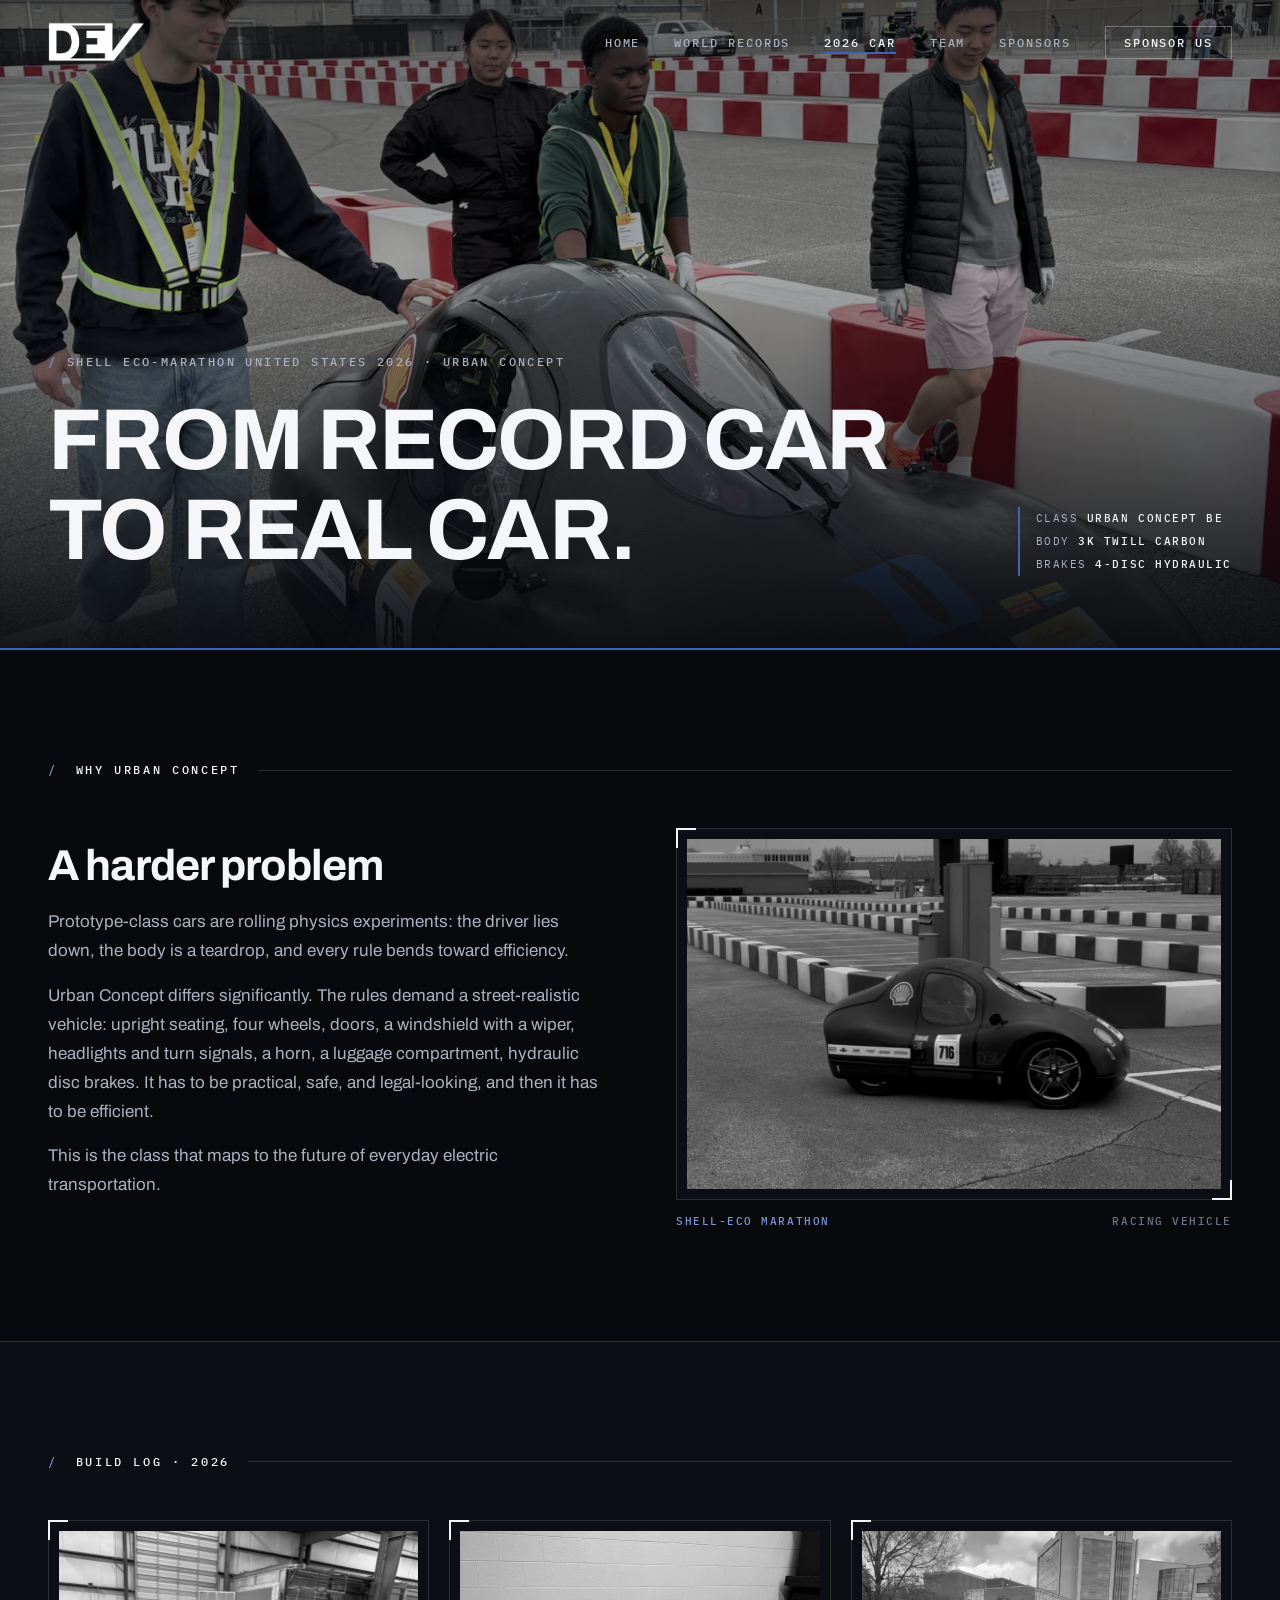
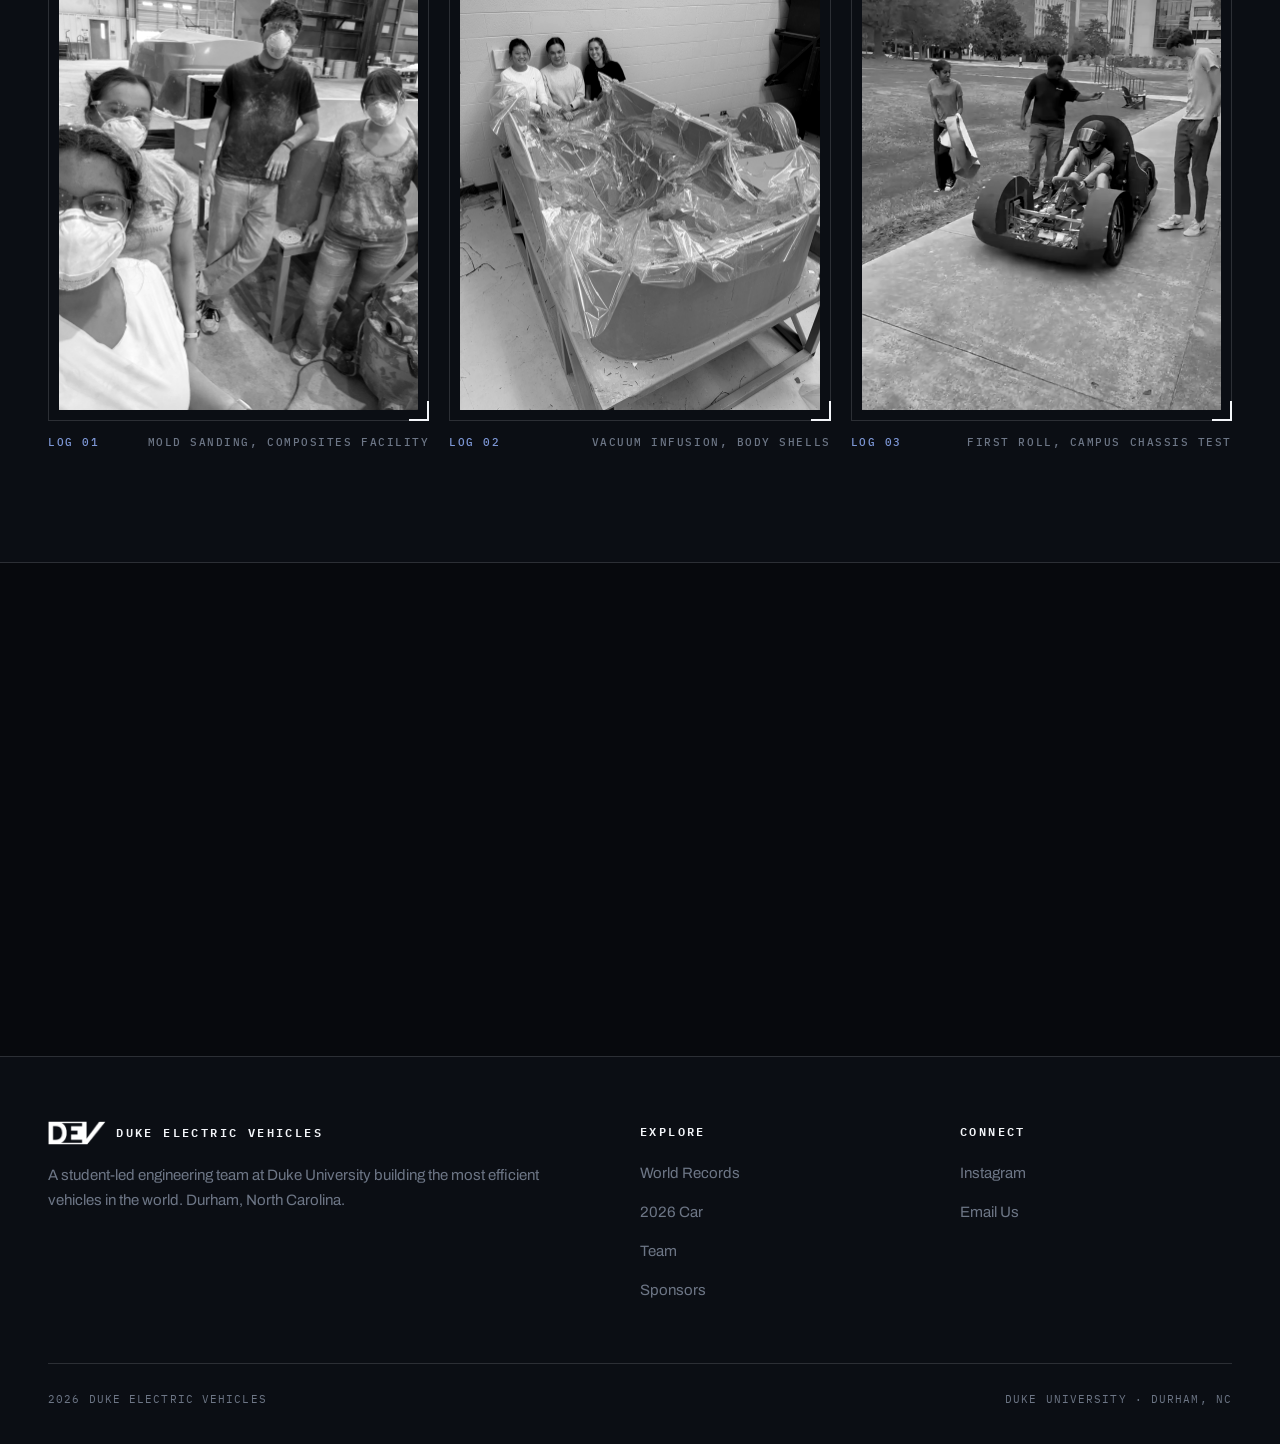
<file: car-2026.html>
<!DOCTYPE html>
<html lang="en">
<head>
  <meta charset="UTF-8">
  <meta name="viewport" content="width=device-width, initial-scale=1.0">
  <title>The 2026 Urban Concept Car | Duke Electric Vehicles</title>
  <meta name="description" content="Duke Electric Vehicles' 2026 Urban Concept car competed at Shell Eco-marathon United States 2026, passing all 10 technical inspections in the team's boldest build yet.">
  <link rel="preconnect" href="https://fonts.googleapis.com">
  <link rel="preconnect" href="https://fonts.gstatic.com" crossorigin>
  <link href="https://fonts.googleapis.com/css2?family=Archivo:wght@400;500;600;700&family=IBM+Plex+Mono:wght@400;500;600&display=swap" rel="stylesheet">
  <link rel="stylesheet" href="css/styles.css">
</head>
<body>

  <nav class="nav">
    <div class="nav-inner">
      <a href="index.html" class="nav-logo"><img class="logo-img" src="images/dev-logo.png" alt="Duke Electric Vehicles"></a>
      <button class="nav-toggle" aria-label="Toggle menu" aria-expanded="false">MENU</button>
      <ul class="nav-links">
        <li><a href="index.html">Home</a></li>
        <li><a href="records.html">World Records</a></li>
        <li><a href="car-2026.html" class="active">2026 Car</a></li>
        <li><a href="team.html">Team</a></li>
        <li><a href="sponsors.html">Sponsors</a></li>
        <li><a href="sponsors.html#partner" class="nav-cta">Sponsor Us</a></li>
      </ul>
    </div>
  </nav>

  <!-- ============ HERO ============ -->
  <header class="hero hero-sub">
    <img class="hero-bg" src="images/push-indy.jpg" alt="The team pushing car 716 through the Indianapolis paddock" data-label="Car 716, Indianapolis paddock">
    <div class="hero-shade"></div>
    <div class="hero-inner">
      <div class="hero-copy">
        <span class="mono-label"><span class="ix">/</span> Shell Eco-marathon United States 2026 · Urban Concept</span>
        <h1>From record car<br>to real car.</h1>
      </div>
      <div class="hero-spec" aria-hidden="true">
        Class <b>Urban Concept BE</b><br>
        Body <b>3K twill carbon</b><br>
        Brakes <b>4-disc hydraulic</b>
      </div>
    </div>
  </header>
  <div class="waterline" aria-hidden="true"></div>

  <!-- ============ THE STORY ============ -->
  <section>
    <div class="container">
      <div class="sec-label reveal">Why Urban Concept</div>
      <div class="split">
        <div class="split-content reveal">
          <h2>A harder problem</h2>
          <p>Prototype-class cars are rolling physics experiments: the driver lies down, the body is a teardrop, and every rule bends toward efficiency.</p>
          <p>Urban Concept differs significantly. The rules demand a street-realistic vehicle: upright seating, four wheels, doors, a windshield with a wiper, headlights and turn signals, a horn, a luggage compartment, hydraulic disc brakes. It has to be practical, safe, and legal-looking, and then it has to be efficient.</p>
          <p>This is the class that maps to the future of everyday electric transportation.</p>
        </div>
        <figure class="specimen split-media reveal reveal-delay-1">
          <div class="spec-frame fit">
            <img src="images/racecar.png" alt="The race-ready 2026 Urban Concept car" data-label="Race-ready 2026 Urban Concept car">
          </div>
          <figcaption class="spec-cap"><span class="id">Shell-Eco Marathon</span><span>Racing vehicle</span></figcaption>
        </figure>
      </div>
    </div>
  </section>

  <!-- ============ BUILD LOG ============ -->
  <section class="section-alt">
    <div class="container">
      <div class="sec-label reveal">Build log · 2026</div>
      <div class="card-grid cols-3">
        <figure class="specimen reveal reveal-delay-1">
          <div class="spec-frame tall">
            <img src="images/facility-molds.jpg" alt="Sanding the full-scale body molds at the composites facility" data-label="Mold sanding, composites facility">
          </div>
          <figcaption class="spec-cap"><span class="id">Log 01</span><span>Mold sanding, composites facility</span></figcaption>
        </figure>
        <figure class="specimen reveal">
          <div class="spec-frame tall">
            <img src="images/vacuum-bag.jpg" alt="Vacuum-bagged carbon layup with the composites crew" data-label="Vacuum infusion, body shells">
          </div>
          <figcaption class="spec-cap"><span class="id">Log 02</span><span>Vacuum infusion, body shells</span></figcaption>
        </figure>
        <figure class="specimen reveal reveal-delay-2">
          <div class="spec-frame tall">
            <img src="images/campus-test.png" alt="First rolling chassis test on campus with exposed internals" data-label="First roll, campus chassis test">
          </div>
          <figcaption class="spec-cap"><span class="id">Log 03</span><span>First roll, campus chassis test</span></figcaption>
        </figure>
      </div>
    </div>
  </section>


  <!-- ============ WHAT'S NEXT ============ -->
  <section>
    <div class="container">
      <div class="sec-label reveal">Future work</div>
      <div class="section-head reveal">
        <h2>What about 2027?</h2>
        <p>With an underlying vehicle architecture fully defined, this upcoming season is about perfecting each subsystem in the name of efficiency.</p>
      </div>
      <div class="hero-actions reveal" style="margin-top: 20px;">
        <a href="sponsors.html#partner" class="btn btn-solid"><span>Fund the next lap</span></a>
        <a href="team.html#join" class="btn"><span>Build it with us</span></a>
      </div>
    </div>
  </section>

  <footer>
    <div class="container">
      <div class="footer-grid">
        <div>
          <h4><img class="logo-img" src="images/dev-logo.png" alt="" aria-hidden="true">Duke Electric Vehicles</h4>
          <p>A student-led engineering team at Duke University building the most efficient vehicles in the world. Durham, North Carolina.</p>
        </div>
        <div>
          <h4>Explore</h4>
          <ul>
            <li><a href="records.html">World Records</a></li>
            <li><a href="car-2026.html">2026 Car</a></li>
            <li><a href="team.html">Team</a></li>
            <li><a href="sponsors.html">Sponsors</a></li>
          </ul>
        </div>
        <div>
          <h4>Connect</h4>
          <ul>
            <li><a href="https://www.instagram.com/dukeelectricvehicles/" target="_blank" rel="noopener">Instagram</a></li>
            <li><a href="mailto:dukeelectricvehicles@gmail.com">Email Us</a></li>
          </ul>
        </div>
      </div>
      <div class="footer-bottom">
        <span> <span id="year"></span> Duke Electric Vehicles</span>
        <span>Duke University · Durham, NC</span>
      </div>
    </div>
  </footer>

  <script src="js/main.js"></script>
</body>
</html>
</file>
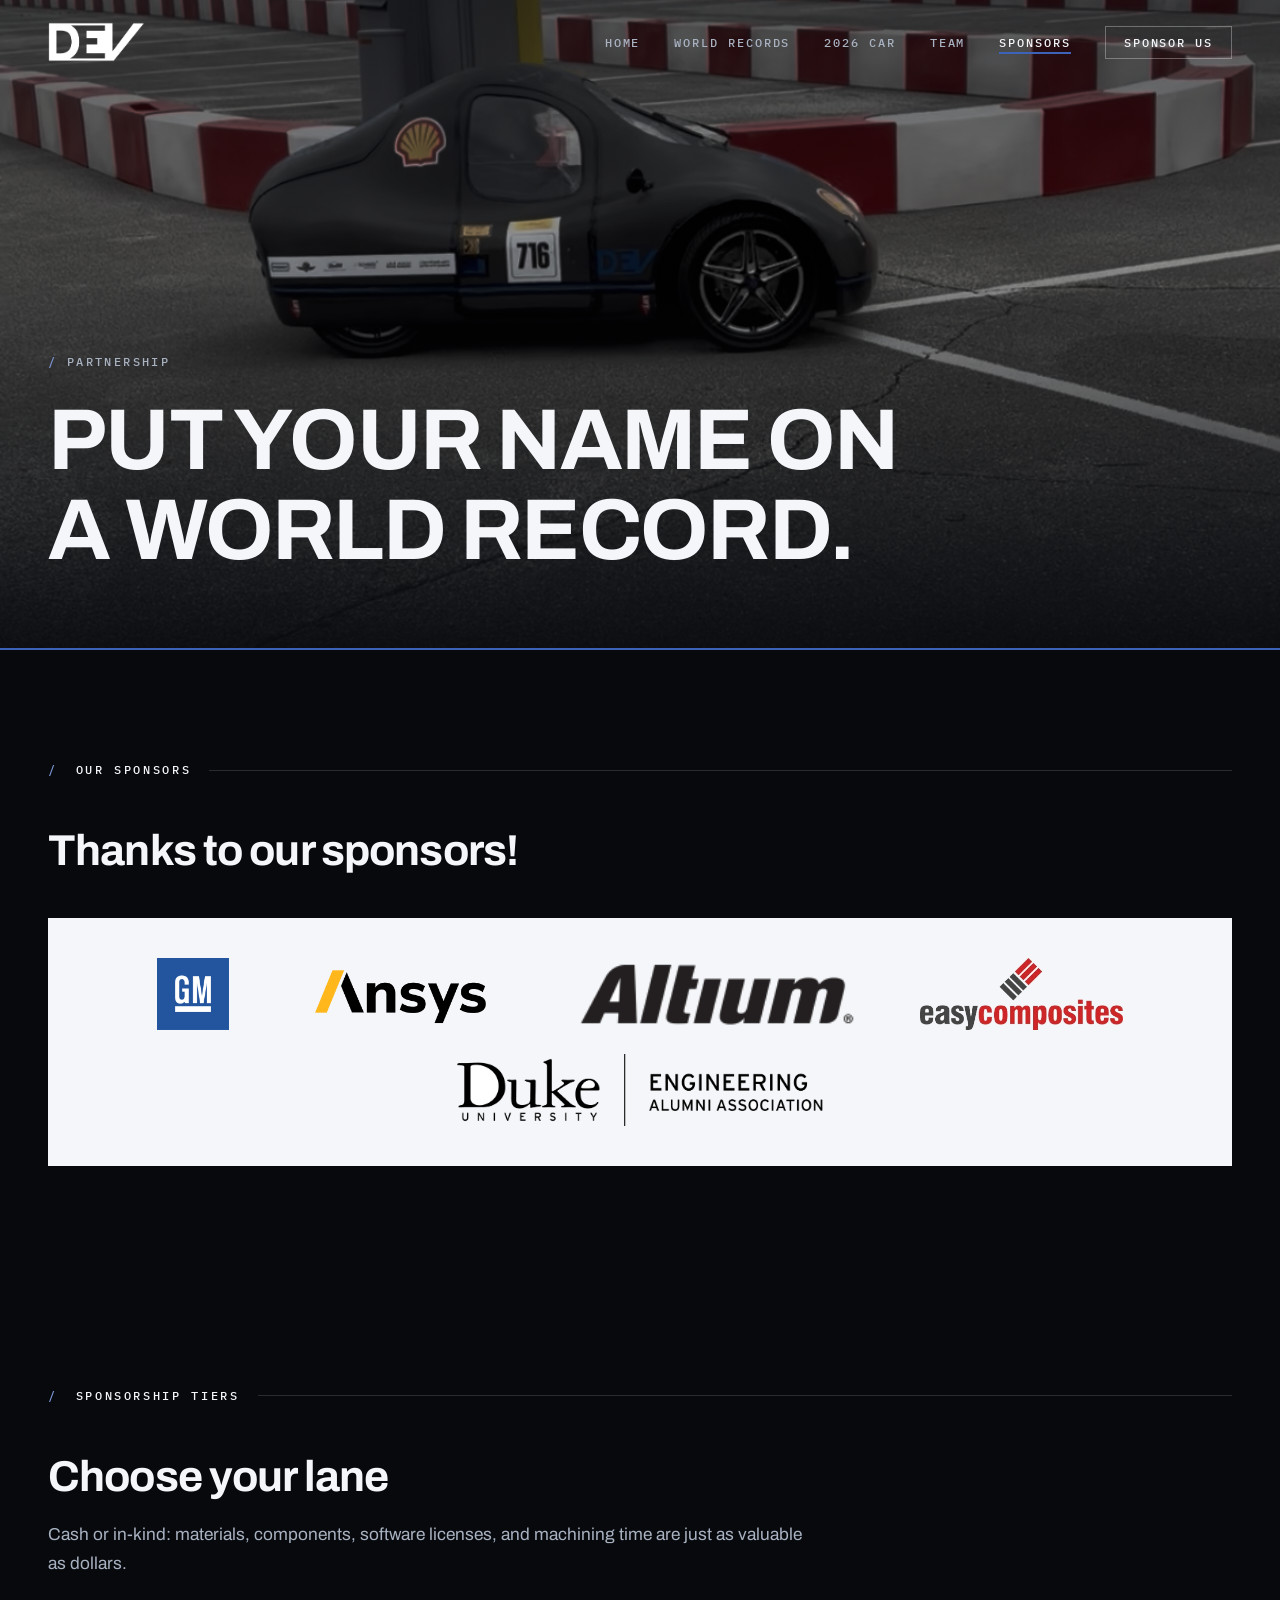
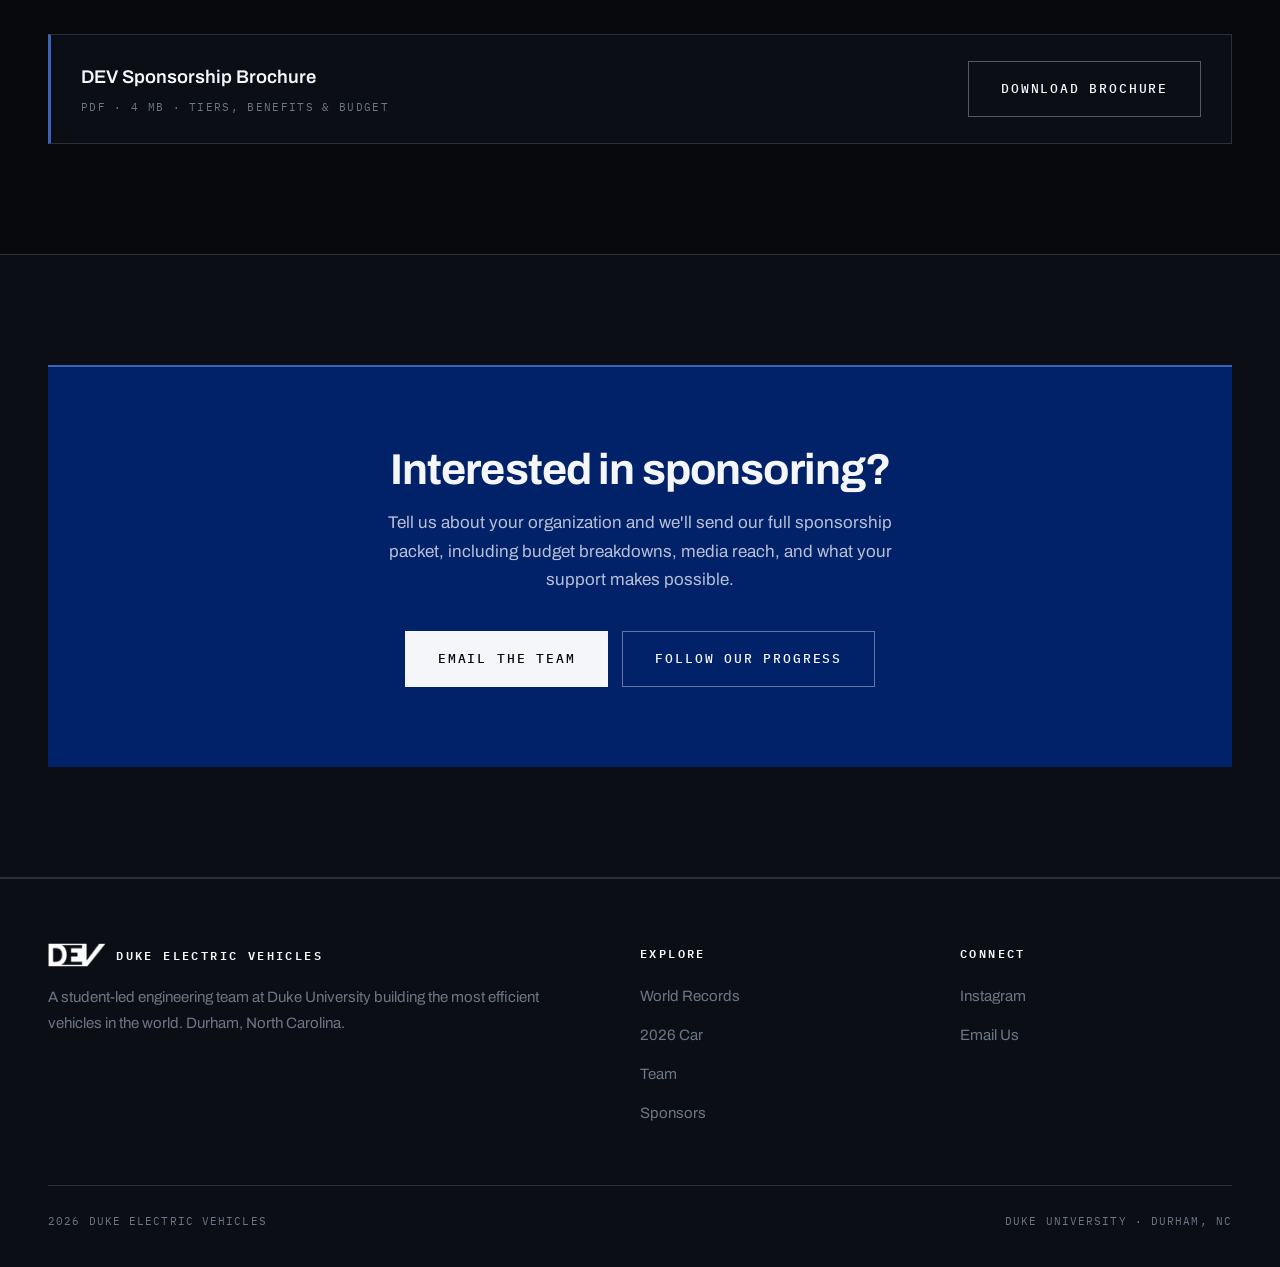
<file: sponsors.html>
<!DOCTYPE html>
<html lang="en">
<head>
  <meta charset="UTF-8">
  <meta name="viewport" content="width=device-width, initial-scale=1.0">
  <title>Sponsors | Duke Electric Vehicles</title>
  <meta name="description" content="Partner with Duke Electric Vehicles, the two-time Guinness World Record holders in vehicle efficiency. Sponsorship tiers and benefits.">
  <link rel="preconnect" href="https://fonts.googleapis.com">
  <link rel="preconnect" href="https://fonts.gstatic.com" crossorigin>
  <link href="https://fonts.googleapis.com/css2?family=Archivo:wght@400;500;600;700&family=IBM+Plex+Mono:wght@400;500;600&display=swap" rel="stylesheet">
  <link rel="stylesheet" href="css/styles.css">
</head>
<body>

  <nav class="nav">
    <div class="nav-inner">
      <a href="index.html" class="nav-logo"><img class="logo-img" src="images/dev-logo.png" alt="Duke Electric Vehicles"></a>
      <button class="nav-toggle" aria-label="Toggle menu" aria-expanded="false">MENU</button>
      <ul class="nav-links">
        <li><a href="index.html">Home</a></li>
        <li><a href="records.html">World Records</a></li>
        <li><a href="car-2026.html">2026 Car</a></li>
        <li><a href="team.html">Team</a></li>
        <li><a href="sponsors.html" class="active">Sponsors</a></li>
        <li><a href="#partner" class="nav-cta">Sponsor Us</a></li>
      </ul>
    </div>
  </nav>

  <!-- ============ HERO ============ -->
  <header class="hero hero-sub">
    <img class="hero-bg" src="images/track-corner.png" alt="Car 716 with sponsor decals on track at the Shell Eco-marathon" data-label="Car 716, sponsor livery, on track">
    <div class="hero-shade"></div>
    <div class="hero-inner">
      <div class="hero-copy">
        <span class="mono-label"><span class="ix">/</span> Partnership</span>
        <h1>Put your name on<br>a world record.</h1>
      </div>
    </div>
  </header>
  <div class="waterline" aria-hidden="true"></div>

  <!-- ============ CURRENT SPONSORS ============ -->
  <section>
    <div class="container">
      <div class="sec-label reveal">Our sponsors</div>
      <div class="section-head reveal">
        <h2>Thanks to our sponsors!</h2>
      </div>
      <div class="logo-row reveal">
        <a class="sponsor-logo" href="https://www.gm.com/" target="_blank" rel="noopener"><img src="logos/gmlogo.png" alt="General Motors" data-label="General Motors"></a>
        <a class="sponsor-logo" href="https://ansys.synopsys.com/" target="_blank" rel="noopener"><img src="logos/ansyslogo.png" alt="Ansys" data-label="Ansys"></a>
        <a class="sponsor-logo" href="https://www.altium.com/" target="_blank" rel="noopener"><img src="logos/altiumlogo.png" alt="Altium" data-label="Altium"></a>
        <a class="sponsor-logo" href="https://www.easycomposites.co.uk/" target="_blank" rel="noopener"><img src="logos/easycomposites.png" alt="Easy Composites" data-label="Easy Composites"></a>
        <a class="sponsor-logo" href="https://alumni.duke.edu/" target="_blank" rel="noopener"><img src="logos/dukeeac.png" alt="Duke Engineering Alumni Council" data-label="Duke EAC"></a>
      </div>
    </div>
  </section>

  <!-- ============ TIERS ============ -->
  <section id="partner">
    <div class="container">
      <div class="sec-label reveal">Sponsorship tiers</div>
      <div class="section-head reveal" style="margin-bottom: 56px;">
        <h2>Choose your lane</h2>
        <p>Cash or in-kind: materials, components, software licenses, and machining time are just as valuable as dollars.</p>
      </div>
      <div class="doc-plate reveal">
        <div class="doc-meta">
          <span class="doc-name">DEV Sponsorship Brochure</span>
          <span class="doc-info">PDF · 4 MB · Tiers, benefits &amp; budget</span>
        </div>
        <a href="docs/DEV-Sponsorship-Brochure.pdf" class="btn" download="DEV-Sponsorship-Brochure.pdf"><span>Download brochure</span></a>
      </div>
    </div>
  </section>

  <!-- ============ CONTACT CTA ============ -->
  <section class="section-alt" id="contact">
    <div class="container">
      <div class="cta-band reveal">
        <h2>Interested in sponsoring?</h2>
        <p>Tell us about your organization and we'll send our full sponsorship packet, including budget breakdowns, media reach, and what your support makes possible.</p>
        <div class="hero-actions">
          <a href="mailto:dukeelectricvehicles@gmail.com?subject=Sponsorship%20Inquiry" class="btn btn-solid"><span>Email the team</span></a>
          <a href="https://www.instagram.com/dukeelectricvehicles/" target="_blank" rel="noopener" class="btn"><span>Follow our progress</span></a>
        </div>
      </div>
    </div>
  </section>

  <footer>
    <div class="container">
      <div class="footer-grid">
        <div>
          <h4><img class="logo-img" src="images/dev-logo.png" alt="" aria-hidden="true">Duke Electric Vehicles</h4>
          <p>A student-led engineering team at Duke University building the most efficient vehicles in the world. Durham, North Carolina.</p>
        </div>
        <div>
          <h4>Explore</h4>
          <ul>
            <li><a href="records.html">World Records</a></li>
            <li><a href="car-2026.html">2026 Car</a></li>
            <li><a href="team.html">Team</a></li>
            <li><a href="sponsors.html">Sponsors</a></li>
          </ul>
        </div>
        <div>
          <h4>Connect</h4>
          <ul>
            <li><a href="https://www.instagram.com/dukeelectricvehicles/" target="_blank" rel="noopener">Instagram</a></li>
            <li><a href="mailto:dukeelectricvehicles@gmail.com">Email Us</a></li>
          </ul>
        </div>
      </div>
      <div class="footer-bottom">
        <span> <span id="year"></span> Duke Electric Vehicles</span>
        <span>Duke University · Durham, NC</span>
      </div>
    </div>
  </footer>

  <script src="js/main.js"></script>
</body>
</html>
</file>
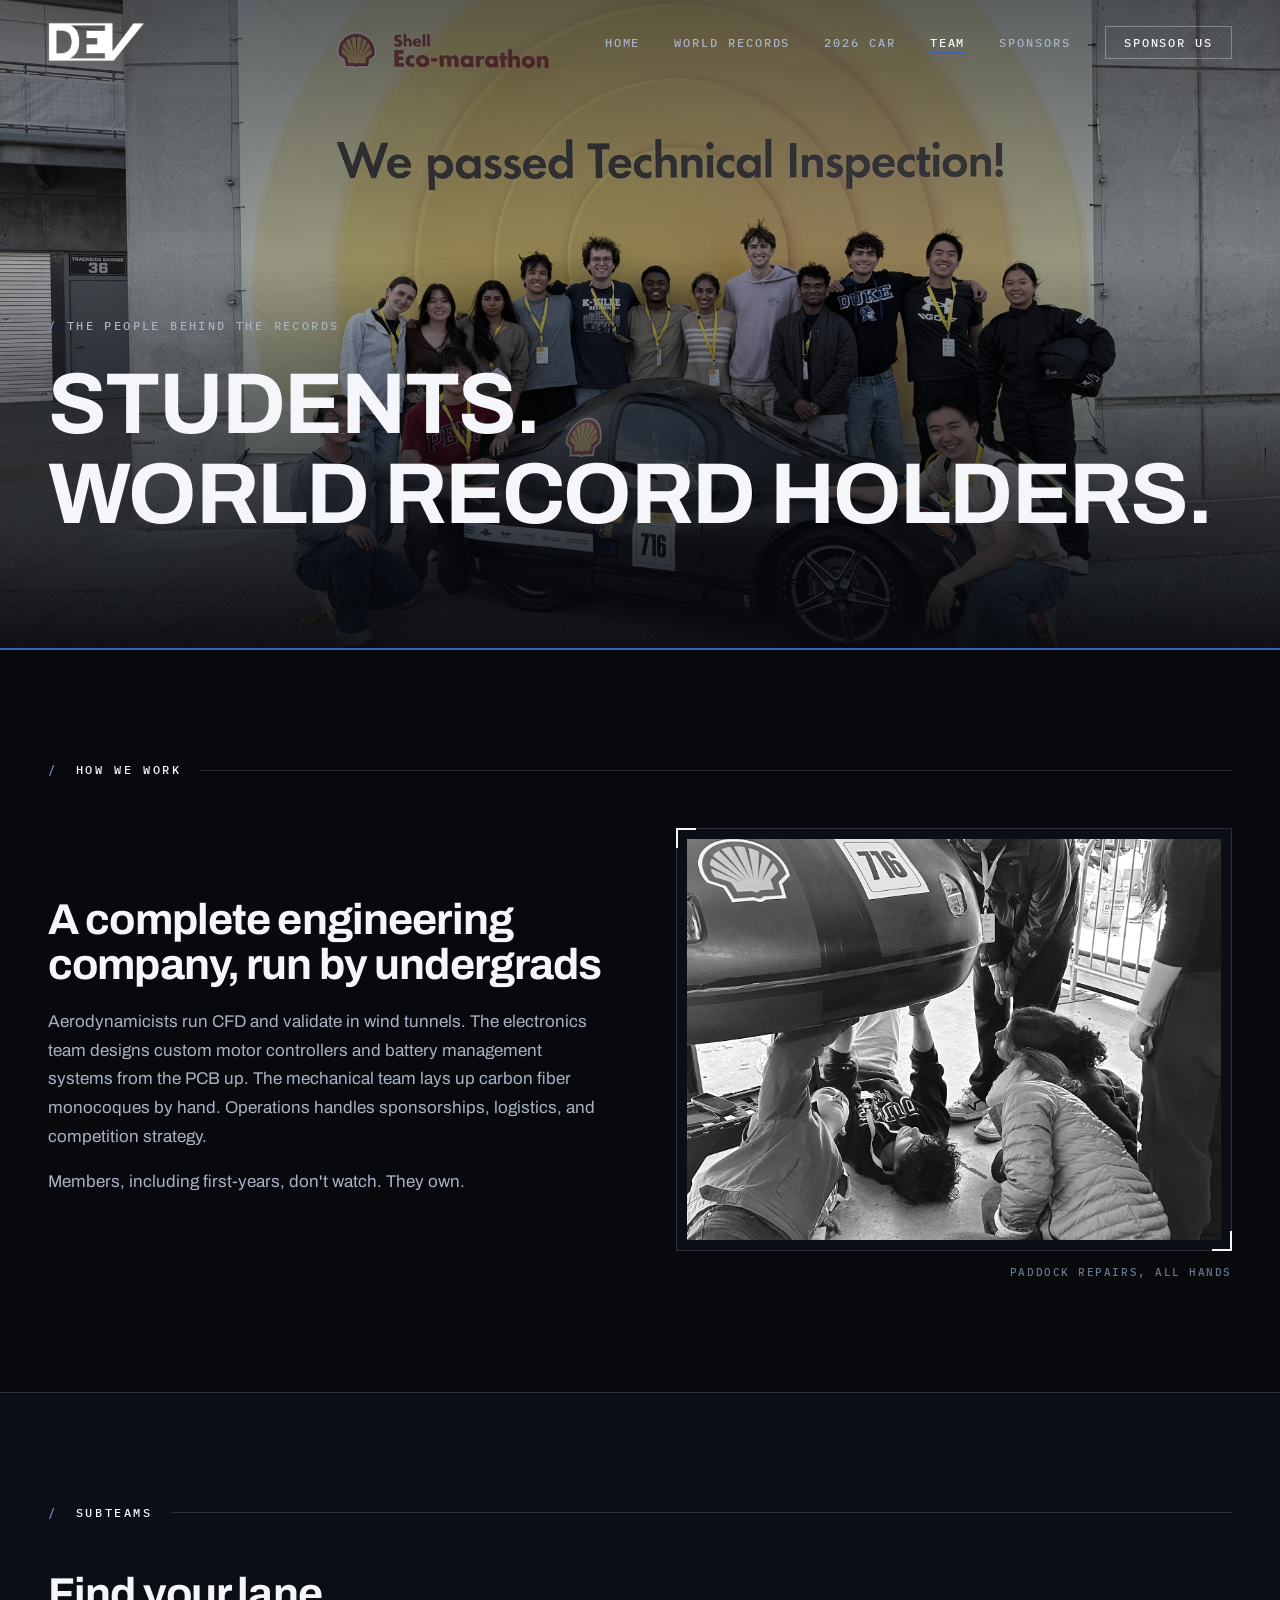
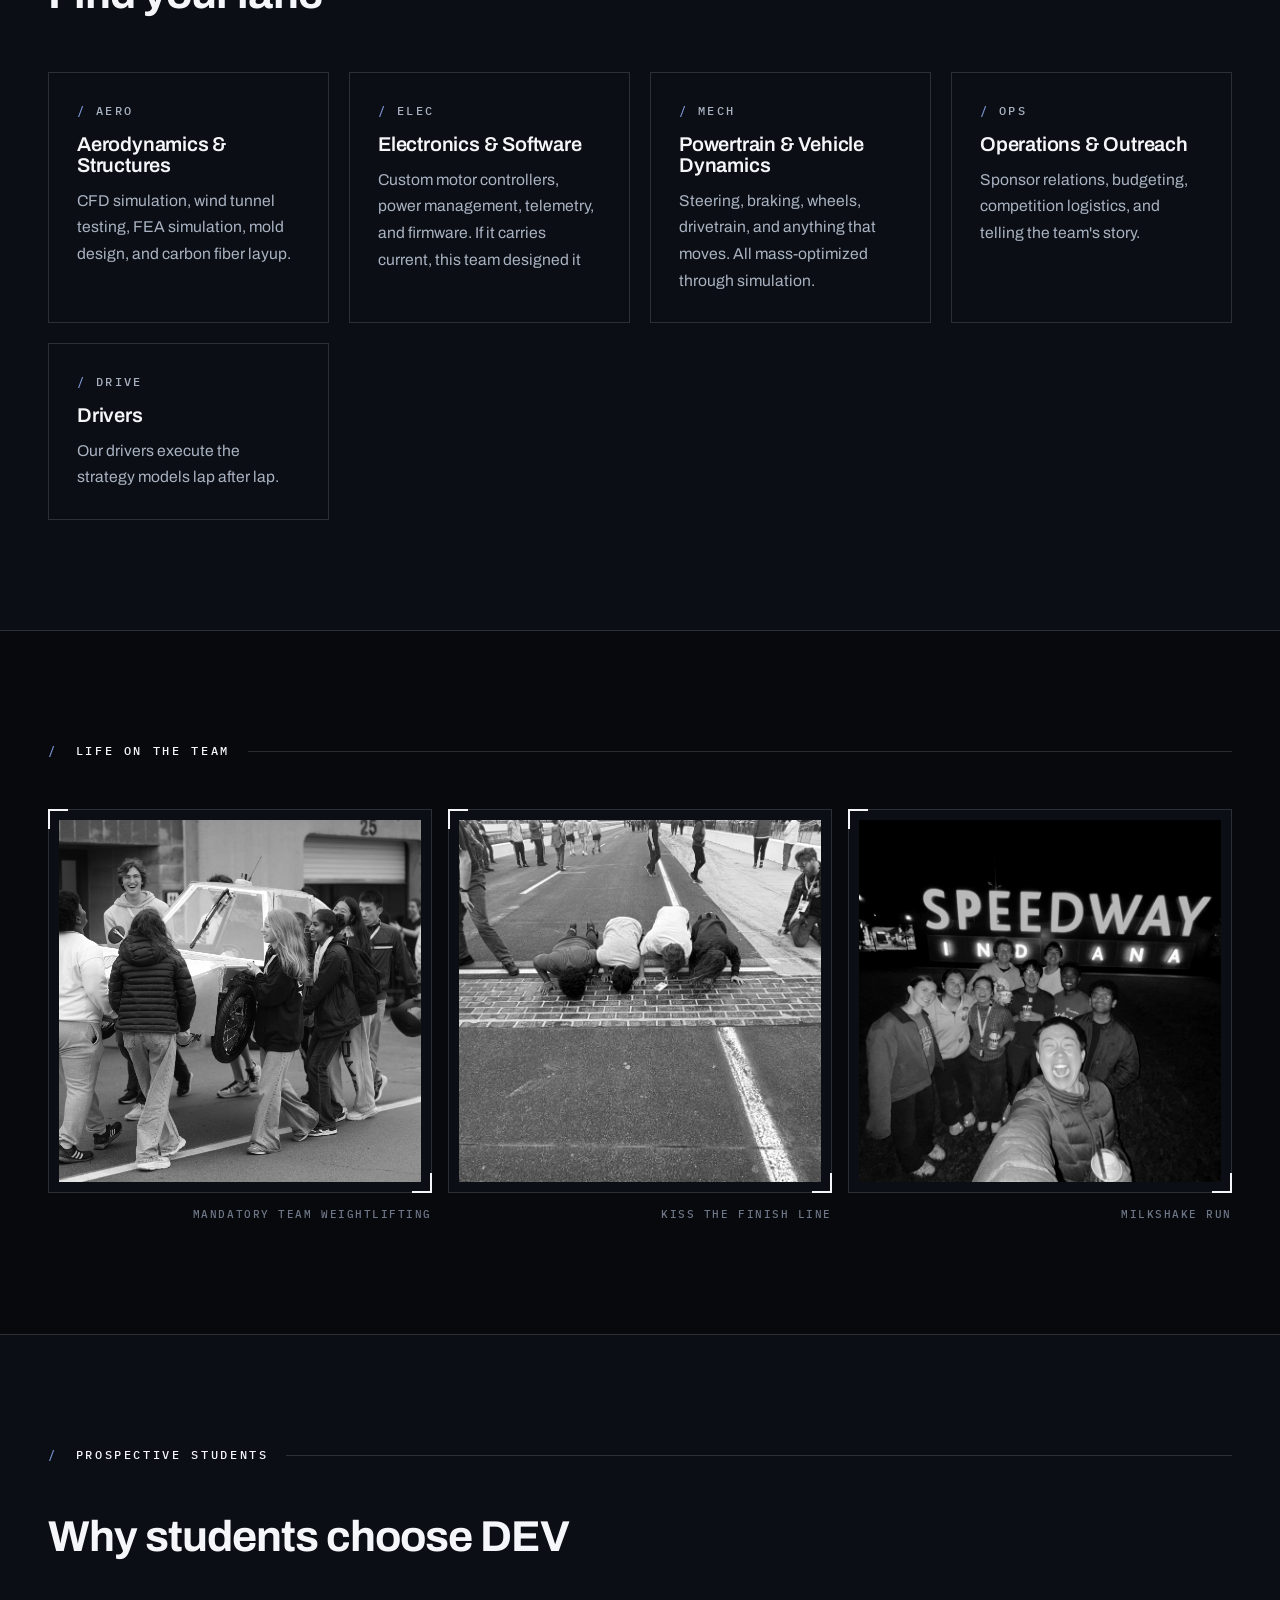
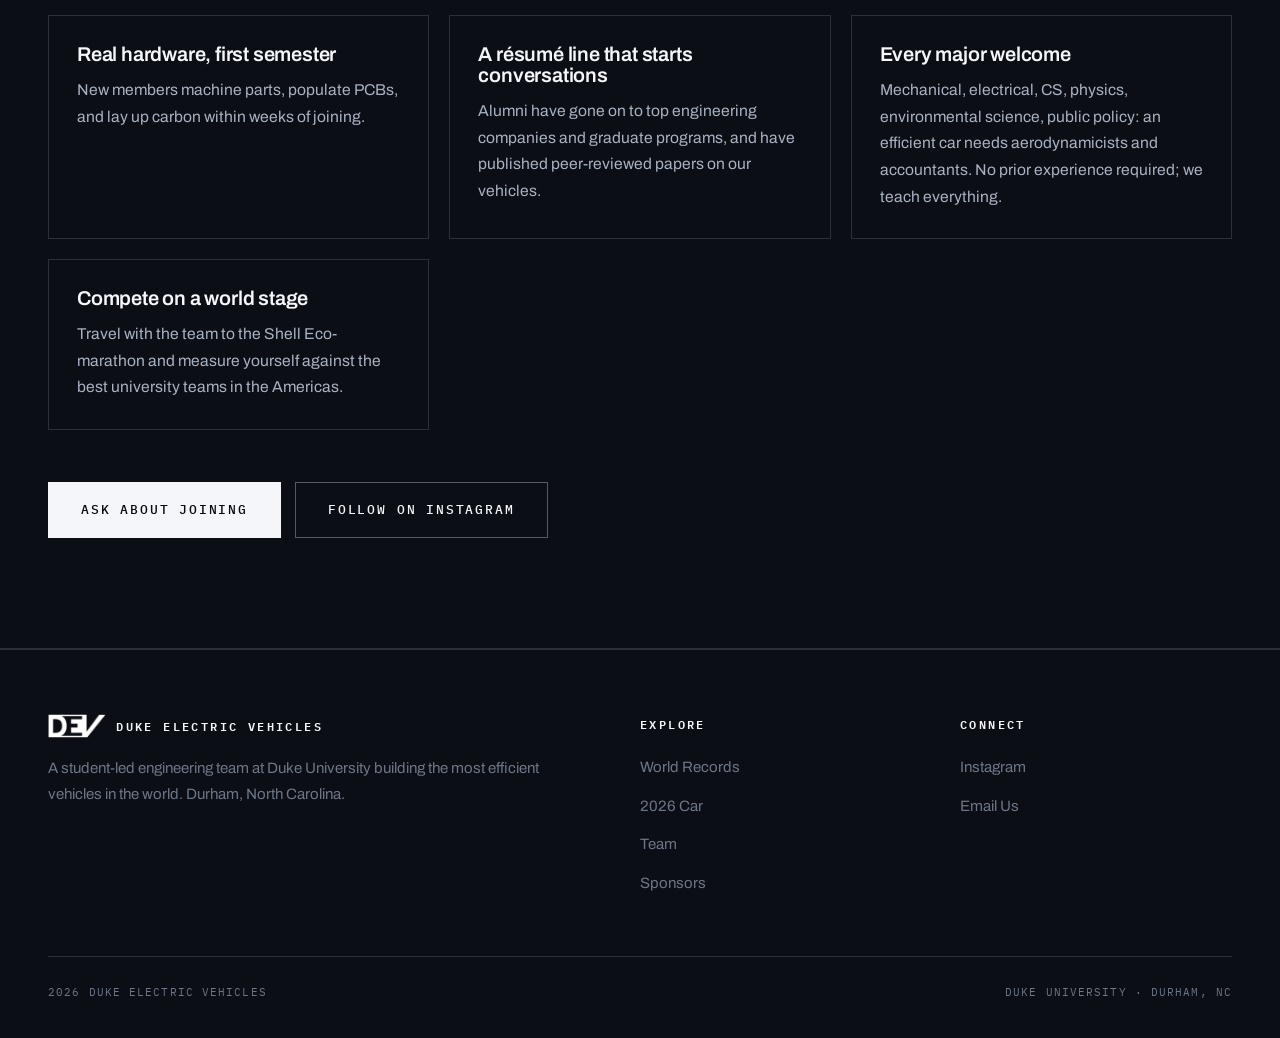
<file: team.html>
<!DOCTYPE html>
<html lang="en">
<head>
  <meta charset="UTF-8">
  <meta name="viewport" content="width=device-width, initial-scale=1.0">
  <title>Our Team | Duke Electric Vehicles</title>
  <meta name="description" content="Meet the students behind two Guinness World Records. Duke Electric Vehicles welcomes students from every major, no experience required.">
  <link rel="preconnect" href="https://fonts.googleapis.com">
  <link rel="preconnect" href="https://fonts.gstatic.com" crossorigin>
  <link href="https://fonts.googleapis.com/css2?family=Archivo:wght@400;500;600;700&family=IBM+Plex+Mono:wght@400;500;600&display=swap" rel="stylesheet">
  <link rel="stylesheet" href="css/styles.css">
</head>
<body>

  <nav class="nav">
    <div class="nav-inner">
      <a href="index.html" class="nav-logo"><img class="logo-img" src="images/dev-logo.png" alt="Duke Electric Vehicles"></a>
      <button class="nav-toggle" aria-label="Toggle menu" aria-expanded="false">MENU</button>
      <ul class="nav-links">
        <li><a href="index.html">Home</a></li>
        <li><a href="records.html">World Records</a></li>
        <li><a href="car-2026.html">2026 Car</a></li>
        <li><a href="team.html" class="active">Team</a></li>
        <li><a href="sponsors.html">Sponsors</a></li>
        <li><a href="sponsors.html#partner" class="nav-cta">Sponsor Us</a></li>
      </ul>
    </div>
  </nav>

  <!-- ============ HERO ============ -->
  <header class="hero hero-sub">
    <img class="hero-bg" src="images/team-inspection.jpg" alt="Team members leaning on car 716 in front of the technical inspection banner" data-label="The team with car 716">
    <div class="hero-shade"></div>
    <div class="hero-inner">
      <div class="hero-copy">
        <span class="mono-label"><span class="ix">/</span> The people behind the records</span>
        <h1>Students.<br>World record holders.</h1>
        <p class="lead"></p>
      </div>

    </div>
  </header>
  <div class="waterline" aria-hidden="true"></div>

  <!-- ============ CULTURE ============ -->
  <section>
    <div class="container">
      <div class="sec-label reveal">How we work</div>
      <div class="split">
        <div class="split-content reveal">
          <h2>A complete engineering company, run by undergrads</h2>
          <p>Aerodynamicists run CFD and validate in wind tunnels. The electronics team designs custom motor controllers and battery management systems from the PCB up. The mechanical team lays up carbon fiber monocoques by hand. Operations handles sponsorships, logistics, and competition strategy.</p>
          <p>Members, including first-years, don't watch. They own.</p>
        </div>
        <figure class="specimen split-media reveal reveal-delay-1">
          <div class="spec-frame">
            <img src="images/pit-repair.jpg" alt="Team members shoulder to shoulder under the raised car during competition" data-label="Paddock repairs, all hands">
          </div>
          <figcaption class="spec-cap"><span class="id"></span><span>Paddock repairs, all hands</span></figcaption>
        </figure>
      </div>
    </div>
  </section>

  <!-- ============ SUBTEAMS ============ -->
  <section class="section-alt">
    <div class="container">
      <div class="sec-label reveal">Subteams</div>
      <div class="section-head reveal" style="margin-bottom: 56px;">
        <h2>Find your lane</h2>
      </div>
      <div class="card-grid cols-3">
        <div class="card reveal">
          <div class="card-body">
            <span class="mono-label" style="display:block; margin-bottom:12px;"><span class="ix">/</span> Aero</span>
            <h3>Aerodynamics &amp; Structures</h3>
            <p>CFD simulation, wind tunnel testing, FEA simulation, mold design, and carbon fiber layup.</p>
          </div>
        </div>
        <div class="card reveal reveal-delay-1">
          <div class="card-body">
            <span class="mono-label" style="display:block; margin-bottom:12px;"><span class="ix">/</span> Elec</span>
            <h3>Electronics &amp; Software</h3>
            <p>Custom motor controllers, power management, telemetry, and firmware. If it carries current, this team designed it</p>
          </div>
        </div>
        <div class="card reveal reveal-delay-2">
          <div class="card-body">
            <span class="mono-label" style="display:block; margin-bottom:12px;"><span class="ix">/</span> Mech</span>
            <h3>Powertrain &amp; Vehicle Dynamics</h3>
            <p>Steering, braking, wheels, drivetrain, and anything that moves. All mass-optimized through simulation.</p>
          </div>
        </div>
        <div class="card reveal reveal-delay-1">
          <div class="card-body">
            <span class="mono-label" style="display:block; margin-bottom:12px;"><span class="ix">/</span> Ops</span>
            <h3>Operations &amp; Outreach</h3>
            <p>Sponsor relations, budgeting, competition logistics, and telling the team's story.</p>
          </div>
        </div>
        <div class="card reveal reveal-delay-2">
          <div class="card-body">
            <span class="mono-label" style="display:block; margin-bottom:12px;"><span class="ix">/</span> Drive</span>
            <h3>Drivers</h3>
            <p>Our drivers execute the strategy models lap after lap.</p>
          </div>
        </div>
      </div>
    </div>
  </section>

  <!-- ============ LIFE ON TEAM ============ -->
  <section>
    <div class="container">
      <div class="sec-label reveal">Life on the team</div>
      <div class="shelf" style="grid-template-columns: repeat(3, 1fr);">
        <figure class="specimen reveal">
          <div class="spec-frame">
            <img src="images/strong-team.jpeg" alt="Composites crew with a vacuum-bagged layup" data-label="Layup night, composites crew">
          </div>
          <figcaption class="spec-cap"><span class="id"></span><span>Mandatory team weightlifting</span></figcaption>
        </figure>
        <figure class="specimen reveal reveal-delay-1">
          <div class="spec-frame">
            <img src="images/the-kiss.jpeg" alt="Dusty crew after a mold sanding session" data-label="Mold sanding session">
          </div>
          <figcaption class="spec-cap"><span class="id"></span><span>kiss the finish line</span></figcaption>
        </figure>
        <figure class="specimen reveal reveal-delay-2">
          <div class="spec-frame">
            <img src="images/milkshake-stop.jpg" alt="First chassis test on campus" data-label="Campus test day">
          </div>
          <figcaption class="spec-cap"><span class="id"></span><span>Milkshake run</span></figcaption>
        </figure>
      </div>
    </div>
  </section>

  <!-- ============ WHY JOIN ============ -->
  <section class="section-alt" id="join">
    <div class="container">
      <div class="sec-label reveal">Prospective students</div>
      <div class="section-head reveal" style="margin-bottom: 56px;">
        <h2>Why students choose DEV</h2>
      </div>
      <div class="card-grid cols-2">
        <div class="card reveal"><div class="card-body">
          <h3>Real hardware, first semester</h3>
          <p>New members machine parts, populate PCBs, and lay up carbon within weeks of joining.</p>
        </div></div>
        <div class="card reveal reveal-delay-1"><div class="card-body">
          <h3>A résumé line that starts conversations</h3>
          <p>Alumni have gone on to top engineering companies and graduate programs, and have published peer-reviewed papers on our vehicles.</p>
        </div></div>
        <div class="card reveal"><div class="card-body">
          <h3>Every major welcome</h3>
          <p>Mechanical, electrical, CS, physics, environmental science, public policy: an efficient car needs aerodynamicists and accountants. No prior experience required; we teach everything.</p>
        </div></div>
        <div class="card reveal reveal-delay-1"><div class="card-body">
          <h3>Compete on a world stage</h3>
          <p>Travel with the team to the Shell Eco-marathon and measure yourself against the best university teams in the Americas.</p>
        </div></div>
      </div>
      <div class="hero-actions reveal" style="margin-top: 52px;">
        <a href="mailto:dukeelectricvehicles@gmail.com" class="btn btn-solid"><span>Ask about joining</span></a>
        <a href="https://www.instagram.com/dukeelectricvehicles/" target="_blank" rel="noopener" class="btn"><span>Follow on Instagram</span></a>
      </div>
    </div>
  </section>

  <footer>
    <div class="container">
      <div class="footer-grid">
        <div>
          <h4><img class="logo-img" src="images/dev-logo.png" alt="" aria-hidden="true">Duke Electric Vehicles</h4>
          <p>A student-led engineering team at Duke University building the most efficient vehicles in the world. Durham, North Carolina.</p>
        </div>
        <div>
          <h4>Explore</h4>
          <ul>
            <li><a href="records.html">World Records</a></li>
            <li><a href="car-2026.html">2026 Car</a></li>
            <li><a href="team.html">Team</a></li>
            <li><a href="sponsors.html">Sponsors</a></li>
          </ul>
        </div>
        <div>
          <h4>Connect</h4>
          <ul>
            <li><a href="https://www.instagram.com/dukeelectricvehicles/" target="_blank" rel="noopener">Instagram</a></li>
            <li><a href="mailto:dukeelectricvehicles@gmail.com">Email Us</a></li>
          </ul>
        </div>
      </div>
      <div class="footer-bottom">
        <span> <span id="year"></span> Duke Electric Vehicles</span>
        <span>Duke University · Durham, NC</span>
      </div>
    </div>
  </footer>

  <script src="js/main.js"></script>
</body>
</html>
</file>
<file: css/styles.css>
/* ============================================================
   Duke Electric Vehicles / styles.css
   Materials lab: carbon ground, strict Duke navy + white,
   specimen-framed photography, mono annotation system
   ============================================================ */

:root {
  --carbon-950: #07090d;
  --carbon-900: #0b0e14;
  --carbon-800: #12161f;
  --carbon-700: #1a2029;
  --navy: #012169;
  --navy-600: #1b3e8f;
  --navy-400: #3d63b8;
  --navy-300: #7d97d6;
  --white: #f4f6fa;
  --mist: #a9b2c1;
  --dim: #6d7686;
  --line: rgba(244, 246, 250, 0.14);
  --line-strong: rgba(244, 246, 250, 0.32);
  --font-d: "Archivo", sans-serif;
  --mono: "IBM Plex Mono", monospace;
  --max-w: 1240px;
}

* { margin: 0; padding: 0; box-sizing: border-box; }

html { scroll-behavior: smooth; }

body {
  background: var(--carbon-950);
  color: var(--white);
  font-family: var(--font-d);
  font-size: 17px;
  line-height: 1.7;
  -webkit-font-smoothing: antialiased;
}

img { max-width: 100%; display: block; }
a { color: var(--navy-300); text-decoration: none; }
a:hover { text-decoration: underline; text-underline-offset: 3px; }

.container { max-width: var(--max-w); margin: 0 auto; padding: 0 28px; }

::selection { background: var(--navy); color: var(--white); }

/* ---------- Typography ---------- */
h1, h2, h3 { font-family: var(--font-d); line-height: 1.05; letter-spacing: -0.02em; }
h1 { font-size: clamp(2.8rem, 7vw, 5.4rem); font-weight: 700; text-transform: uppercase; }
h2 { font-size: clamp(1.8rem, 3.6vw, 2.7rem); font-weight: 700; }
h3 { font-size: 1.25rem; font-weight: 600; letter-spacing: -0.01em; }

p { color: var(--mist); }
strong { color: var(--white); font-weight: 600; }
em { color: var(--white); }

.lead { font-size: 1.15rem; max-width: 58ch; color: var(--mist); }

.mono-label {
  font-family: var(--mono);
  font-size: 12px;
  font-weight: 500;
  letter-spacing: 0.2em;
  text-transform: uppercase;
  color: var(--mist);
}
.mono-label .ix { color: var(--navy-300); }

/* Section label with extending hairline */
.sec-label {
  display: flex;
  align-items: center;
  gap: 18px;
  margin-bottom: 48px;
  font-family: var(--mono);
  font-size: 12px;
  font-weight: 500;
  letter-spacing: 0.22em;
  text-transform: uppercase;
  color: var(--white);
}
.sec-label::before { content: "/"; color: var(--navy-300); }
.sec-label::after { content: ""; flex: 1; height: 1px; background: var(--line); }

/* The waterline: the car's navy pinstripe, as a page element */
.waterline { height: 2px; background: var(--navy-400); }

/* ---------- Navigation ---------- */
.nav {
  position: fixed;
  top: 0; left: 0; right: 0;
  z-index: 100;
  padding: 22px 0;
  transition: background 0.3s, padding 0.3s, border-color 0.3s;
  border-bottom: 1px solid transparent;
}
.nav.scrolled {
  background: rgba(7, 9, 13, 0.9);
  backdrop-filter: blur(10px);
  padding: 14px 0;
  border-bottom-color: var(--line);
}
.nav-inner {
  max-width: var(--max-w);
  margin: 0 auto;
  padding: 0 28px;
  display: flex;
  align-items: center;
  justify-content: space-between;
}
.nav-logo {
  display: flex;
  align-items: center;
  gap: 12px;
  font-family: var(--mono);
  font-size: 13px;
  font-weight: 600;
  letter-spacing: 0.24em;
  color: var(--white);
}
.nav-logo:hover { text-decoration: none; color: var(--white); }
.mark {
  width: 24px;
  height: 13px;
  border-top: 3px solid var(--navy-400);
  border-bottom: 3px solid var(--navy-400);
  transition: border-color 0.25s;
}
.nav-logo:hover .mark { border-color: var(--navy-300); }
.nav-logo .logo-img { height: 40px; width: auto; display: block; }

.nav-links { display: flex; align-items: center; gap: 34px; list-style: none; }
.nav-links a {
  font-family: var(--mono);
  font-size: 12px;
  font-weight: 500;
  letter-spacing: 0.16em;
  text-transform: uppercase;
  color: var(--mist);
  position: relative;
  padding: 4px 0;
  transition: color 0.2s;
}
.nav-links a::after {
  content: "";
  position: absolute;
  left: 0; right: 0; bottom: 0;
  height: 2px;
  background: var(--navy-400);
  transform: scaleX(0);
  transform-origin: left;
  transition: transform 0.3s;
}
.nav-links a:hover, .nav-links a.active { color: var(--white); text-decoration: none; }
.nav-links a:hover::after, .nav-links a.active::after { transform: scaleX(1); }

.nav-cta {
  border: 1px solid var(--line-strong);
  padding: 8px 18px !important;
  color: var(--white) !important;
}
.nav-cta::after { display: none; }
.nav-cta:hover { background: var(--navy); border-color: var(--navy); }

.nav-toggle {
  display: none;
  background: none;
  border: 1px solid var(--line);
  color: var(--white);
  font-family: var(--mono);
  font-size: 12px;
  letter-spacing: 0.1em;
  padding: 8px 12px;
  cursor: pointer;
}

/* ---------- Buttons ---------- */
.btn {
  display: inline-block;
  font-family: var(--mono);
  font-size: 13px;
  font-weight: 500;
  letter-spacing: 0.14em;
  text-transform: uppercase;
  padding: 16px 32px;
  position: relative;
  overflow: hidden;
  cursor: pointer;
  border: 1px solid var(--line-strong);
  color: var(--white);
  background: transparent;
  transition: color 0.35s, border-color 0.35s;
}
.btn span { position: relative; z-index: 1; }
.btn::before {
  content: "";
  position: absolute;
  inset: 0;
  background: var(--navy);
  transform: translateX(-101%);
  transition: transform 0.35s cubic-bezier(0.22, 1, 0.36, 1);
}
.btn:hover { text-decoration: none; border-color: var(--navy); }
.btn:hover::before { transform: none; }

.btn-solid { background: var(--white); color: var(--carbon-950); border-color: var(--white); }
.btn-solid:hover { color: var(--white); }

.btn:focus-visible, a:focus-visible, button:focus-visible {
  outline: 2px solid var(--navy-300);
  outline-offset: 3px;
}

/* ---------- Hero ---------- */
.hero {
  position: relative;
  min-height: 100svh;
  display: flex;
  align-items: flex-end;
  overflow: hidden;
  background: var(--carbon-950);
}
.hero-bg {
  position: absolute;
  inset: 0;
  width: 100%;
  height: 100%;
  object-fit: cover;
  filter: grayscale(0.35) brightness(0.72);
}
.hero-shade {
  position: absolute;
  inset: 0;
  background: linear-gradient(180deg, rgba(7, 9, 13, 0.45) 0%, rgba(7, 9, 13, 0.05) 40%, rgba(7, 9, 13, 0.92) 100%);
}
.hero-inner {
  position: relative;
  width: 100%;
  max-width: var(--max-w);
  margin: 0 auto;
  padding: 160px 28px 72px;
  display: flex;
  align-items: flex-end;
  justify-content: space-between;
  gap: 48px;
}
.hero-copy .mono-label { margin-bottom: 22px; display: block; }
.hero-copy .lead { margin: 26px 0 36px; }
.hero-actions { display: flex; gap: 14px; flex-wrap: wrap; }

.hero-spec {
  flex: none;
  font-family: var(--mono);
  font-size: 11px;
  letter-spacing: 0.14em;
  text-transform: uppercase;
  color: var(--mist);
  border-left: 2px solid var(--navy-400);
  padding-left: 16px;
  line-height: 2.1;
  white-space: nowrap;
}
.hero-spec b { color: var(--white); font-weight: 500; }

.hero-sub { min-height: 72svh; }

/* ---------- Stat strip ---------- */
.stat-strip { border-top: 2px solid var(--navy-400); border-bottom: 1px solid var(--line); background: var(--carbon-900); }
.stat-strip .container {
  display: grid;
  grid-template-columns: repeat(auto-fit, minmax(220px, 1fr));
}
.stat { padding: 46px 28px; border-left: 1px solid var(--line); transition: background 0.3s; }
.stat:first-child { border-left: none; }
.stat:hover { background: var(--carbon-800); }
.stat-value {
  font-family: var(--font-d);
  font-size: clamp(2.2rem, 3.6vw, 3.2rem);
  font-weight: 700;
  letter-spacing: -0.02em;
  color: var(--white);
  transition: color 0.3s;
}
.stat:hover .stat-value { color: var(--navy-300); }
.stat-value .unit {
  font-family: var(--mono);
  font-size: 0.4em;
  font-weight: 400;
  letter-spacing: 0.08em;
  color: var(--mist);
  margin-left: 6px;
}
.stat-label {
  font-family: var(--mono);
  font-size: 11px;
  letter-spacing: 0.14em;
  text-transform: uppercase;
  color: var(--mist);
  margin-top: 10px;
}

/* ---------- Sections ---------- */
section { padding: 110px 0; }
.section-alt { background: var(--carbon-900); border-top: 1px solid var(--line); border-bottom: 1px solid var(--line); }
.section-head { max-width: 760px; margin-bottom: 24px; }
.section-head p { margin-top: 20px; font-size: 1.08rem; }

/* ---------- Specimen figure: the signature ---------- */
.specimen { display: block; }
.spec-frame {
  position: relative;
  border: 1px solid var(--line);
  padding: 10px;
  background: var(--carbon-900);
}
.spec-frame::before, .spec-frame::after {
  content: "";
  position: absolute;
  width: 18px;
  height: 18px;
  transition: width 0.35s, height 0.35s, border-color 0.35s;
  z-index: 2;
}
.spec-frame::before { top: -1px; left: -1px; border-top: 2px solid var(--white); border-left: 2px solid var(--white); }
.spec-frame::after { bottom: -1px; right: -1px; border-bottom: 2px solid var(--white); border-right: 2px solid var(--white); }
.spec-frame img {
  width: 100%;
  aspect-ratio: 4 / 3;
  object-fit: cover;
  filter: grayscale(1) contrast(1.05);
  transition: filter 0.5s, transform 0.5s;
}
.spec-frame.tall img { aspect-ratio: 3 / 4; }
.spec-frame.fit img { aspect-ratio: auto; height: auto; object-fit: contain; }
.spec-frame.wide img { aspect-ratio: 21 / 9; }
.specimen:hover .spec-frame img, .specimen:focus-visible .spec-frame img { filter: none; transform: scale(1.015); }
.specimen:hover .spec-frame::before, .specimen:hover .spec-frame::after {
  width: 36px;
  height: 36px;
  border-color: var(--navy-300);
}
.spec-cap {
  display: flex;
  justify-content: space-between;
  gap: 16px;
  padding-top: 12px;
  font-family: var(--mono);
  font-size: 11px;
  font-weight: 500;
  letter-spacing: 0.14em;
  text-transform: uppercase;
  color: var(--dim);
  transition: color 0.3s;
}
.spec-cap .id { color: var(--navy-300); flex: none; }
.specimen:hover .spec-cap { color: var(--mist); }

/* Placeholder for missing specimens */
.img-fallback {
  aspect-ratio: 4 / 3;
  display: grid;
  place-content: center;
  gap: 8px;
  text-align: center;
  background:
    repeating-linear-gradient(45deg, transparent 0 14px, rgba(244, 246, 250, 0.03) 14px 15px),
    var(--carbon-800);
  border: 1px dashed var(--line-strong);
  color: var(--dim);
  font-family: var(--mono);
  font-size: 11px;
  letter-spacing: 0.14em;
  text-transform: uppercase;
  padding: 24px;
}
.img-fallback::before { content: "awaiting specimen"; color: var(--navy-300); }

/* ---------- Shelf: specimen gallery row ---------- */
.shelf {
  display: grid;
  grid-template-columns: repeat(4, 1fr);
  gap: 16px;
}
.shelf .spec-frame img { aspect-ratio: 1 / 1; }

/* ---------- Split layout ---------- */
.split {
  display: grid;
  grid-template-columns: 1fr 1fr;
  gap: 72px;
  align-items: center;
}
.split.reverse > .split-media { order: 2; }
.split-content h2 { margin-bottom: 20px; }
.split-content p { margin-bottom: 16px; }
.split-content .btn { margin-top: 12px; }

/* ---------- Record cards ---------- */
.card-grid { display: grid; gap: 20px; }
.cols-2 { grid-template-columns: repeat(auto-fit, minmax(340px, 1fr)); }
.cols-3 { grid-template-columns: repeat(auto-fit, minmax(280px, 1fr)); }

.card {
  border: 1px solid var(--line);
  background: transparent;
  transition: background 0.3s, border-color 0.3s, transform 0.3s;
  display: block;
  color: inherit;
}
.card:hover {
  background: var(--carbon-800);
  border-color: var(--line-strong);
  transform: translateY(-4px);
  text-decoration: none;
}
.card-body { padding: 28px; }
.card-body h3 { margin-bottom: 12px; color: var(--white); }
.card-body p { font-size: 0.98rem; }
.card .specimen { pointer-events: none; }
.card:hover .spec-frame img { filter: none; }
.card:hover .spec-frame::before, .card:hover .spec-frame::after {
  width: 36px; height: 36px; border-color: var(--navy-300);
}
.card .spec-frame { border-left: none; border-right: none; border-top: none; }
.card-link {
  font-family: var(--mono);
  font-size: 12px;
  letter-spacing: 0.14em;
  text-transform: uppercase;
  color: var(--navy-300);
  display: inline-block;
  margin-top: 16px;
}

.record-tag {
  display: inline-flex;
  align-items: center;
  gap: 10px;
  font-family: var(--mono);
  font-size: 11px;
  font-weight: 500;
  letter-spacing: 0.18em;
  text-transform: uppercase;
  color: var(--white);
  margin-bottom: 18px;
}
.record-tag::before { content: ""; width: 9px; height: 9px; background: var(--navy-400); flex: none; }

/* ---------- Data plate (spec table) ---------- */
.plate { border: 1px solid var(--line); margin-top: 28px; background: var(--carbon-900); }
.plate-head {
  display: flex;
  justify-content: space-between;
  padding: 12px 16px;
  border-bottom: 1px solid var(--line);
  font-family: var(--mono);
  font-size: 11px;
  font-weight: 500;
  letter-spacing: 0.18em;
  text-transform: uppercase;
  color: var(--navy-300);
}
.plate table { width: 100%; border-collapse: collapse; }
.plate td {
  padding: 12px 16px;
  border-bottom: 1px solid var(--line);
  font-size: 0.94rem;
  transition: background 0.2s, box-shadow 0.2s;
}
.plate tr:last-child td { border-bottom: none; }
.plate td:first-child {
  color: var(--dim);
  font-family: var(--mono);
  font-size: 11px;
  letter-spacing: 0.12em;
  text-transform: uppercase;
  width: 42%;
}
.plate td:last-child { font-weight: 500; color: var(--mist); }
.plate tr:hover td { background: var(--carbon-800); }
.plate tr:hover td:first-child { box-shadow: inset 2px 0 0 var(--navy-400); color: var(--mist); }
.plate tr:hover td:last-child { color: var(--white); }
.plate .hl td:last-child { color: var(--white); }

/* ---------- Efficiency comparison ---------- */
.eff-compare { margin-top: 48px; display: flex; flex-direction: column; gap: 24px; }
.eff-row {
  display: grid;
  grid-template-columns: 200px 1fr 120px;
  gap: 18px;
  align-items: center;
}
.eff-name {
  font-family: var(--mono);
  font-size: 12px;
  letter-spacing: 0.1em;
  text-transform: uppercase;
  color: var(--mist);
}
.eff-track { background: var(--carbon-800); border: 1px solid var(--line); height: 16px; }
.eff-bar {
  height: 100%;
  width: 0;
  background: var(--navy-600);
  transition: width 1.4s cubic-bezier(0.22, 1, 0.36, 1);
}
.eff-bar.lead-bar { background: var(--white); }
.eff-val {
  font-family: var(--mono);
  font-size: 12px;
  font-weight: 500;
  letter-spacing: 0.06em;
  color: var(--mist);
  text-align: right;
}
.eff-row.lead-row .eff-name, .eff-row.lead-row .eff-val { color: var(--white); }

/* ---------- Big callout ---------- */
.big-callout { text-align: center; padding: 10px 0 30px; }
.big-callout .huge {
  font-family: var(--font-d);
  font-size: clamp(4.5rem, 13vw, 10rem);
  font-weight: 700;
  letter-spacing: -0.03em;
  line-height: 1;
  color: var(--white);
}
.big-callout .huge .slash { color: var(--navy-400); }
.big-callout p { margin-top: 16px; font-size: 1.1rem; }

/* ---------- Timeline ---------- */
.timeline { position: relative; margin-top: 30px; padding-left: 42px; }
.timeline::before {
  content: "";
  position: absolute;
  left: 5px; top: 8px; bottom: 8px;
  width: 1px;
  background: var(--line-strong);
}
.timeline-item { position: relative; padding-bottom: 52px; }
.timeline-item:last-child { padding-bottom: 0; }
.timeline-item::before {
  content: "";
  position: absolute;
  left: -42px; top: 8px;
  width: 11px; height: 11px;
  background: var(--carbon-950);
  border: 2px solid var(--mist);
  transition: transform 0.25s, border-color 0.25s, background 0.25s;
}
.timeline-item:hover::before { transform: scale(1.35); border-color: var(--navy-300); }
.timeline-item.milestone::before { background: var(--navy-400); border-color: var(--navy-400); }
.timeline-year {
  font-family: var(--mono);
  font-size: 12px;
  font-weight: 500;
  letter-spacing: 0.18em;
  text-transform: uppercase;
  color: var(--navy-300);
}
.timeline-item h3 { margin: 8px 0 8px; }
.timeline-item p { font-size: 0.98rem; max-width: 62ch; }
.timeline-item.milestone h3::after {
  content: "record";
  font-family: var(--mono);
  font-size: 10px;
  font-weight: 500;
  letter-spacing: 0.2em;
  text-transform: uppercase;
  color: var(--carbon-950);
  background: var(--white);
  padding: 3px 8px;
  margin-left: 12px;
  vertical-align: middle;
}

/* ---------- Inspection checklist ---------- */
.check-grid {
  display: grid;
  grid-template-columns: repeat(auto-fit, minmax(220px, 1fr));
  gap: 12px;
  margin-top: 40px;
}
.check-item {
  display: flex;
  align-items: center;
  gap: 12px;
  border: 1px solid var(--line);
  padding: 14px 16px;
  font-family: var(--mono);
  font-size: 12px;
  letter-spacing: 0.08em;
  text-transform: uppercase;
  color: var(--mist);
  transition: border-color 0.25s, color 0.25s, background 0.25s;
}
.check-item:hover { border-color: var(--navy-400); color: var(--white); background: var(--carbon-800); }
.check-item .tick {
  flex: none;
  width: 18px; height: 18px;
  background: var(--navy);
  color: var(--white);
  display: grid;
  place-items: center;
  font-size: 11px;
}

/* ---------- Sponsors ---------- */
.logo-row {
  display: flex;
  flex-wrap: wrap;
  justify-content: center;
  gap: 24px 60px;
  align-items: center;
  margin-top: 44px;
  background: var(--white);
  padding: 40px 48px;
}
.sponsor-name {
  font-family: var(--mono);
  font-size: 15px;
  font-weight: 500;
  letter-spacing: 0.14em;
  text-transform: uppercase;
  color: var(--dim);
  transition: color 0.25s;
  cursor: default;
}
.sponsor-name:hover { color: var(--white); }

.sponsor-logo { display: flex; align-items: center; }
.sponsor-logo img {
  height: 72px;
  width: auto;
}
.sponsor-logo .img-fallback {
  aspect-ratio: auto;
  padding: 10px 18px;
  font-size: 12px;
  color: #3a4150;
  background: none;
  border-color: rgba(7, 9, 13, 0.35);
}
.sponsor-logo .img-fallback::before { content: none; }

.tier-card { position: relative; }
.tier-price {
  font-family: var(--font-d);
  font-size: 2rem;
  font-weight: 700;
  color: var(--white);
  margin: 6px 0 18px;
}
.tier-card ul { list-style: none; margin-top: 8px; }
.tier-card ul li {
  padding: 9px 0 9px 26px;
  position: relative;
  color: var(--mist);
  font-size: 0.94rem;
  border-bottom: 1px solid var(--line);
}
.tier-card ul li:last-child { border-bottom: none; }
.tier-card ul li::before {
  content: "";
  position: absolute;
  left: 2px; top: 16px;
  width: 8px; height: 8px;
  background: var(--navy-400);
}
.tier-featured { border-color: var(--navy-400); }
.tier-tag {
  position: absolute;
  top: -12px; left: 24px;
  background: var(--navy);
  color: var(--white);
  font-family: var(--mono);
  font-size: 10px;
  font-weight: 500;
  letter-spacing: 0.2em;
  text-transform: uppercase;
  padding: 4px 12px;
}

/* ---------- Document plate (brochure download) ---------- */
.doc-plate {
  display: flex;
  align-items: center;
  justify-content: space-between;
  flex-wrap: wrap;
  gap: 24px;
  border: 1px solid var(--line);
  border-left: 3px solid var(--navy-400);
  background: var(--carbon-900);
  padding: 26px 30px;
  transition: border-color 0.25s, background 0.25s;
}
.doc-plate:hover { background: var(--carbon-800); border-color: var(--line-strong); border-left-color: var(--navy-300); }
.doc-name { font-family: var(--font-d); font-weight: 600; font-size: 1.15rem; display: block; }
.doc-info {
  font-family: var(--mono);
  font-size: 11px;
  letter-spacing: 0.12em;
  text-transform: uppercase;
  color: var(--dim);
  margin-top: 4px;
  display: block;
}

/* ---------- CTA band ---------- */
.cta-band {
  background: var(--navy);
  border-top: 2px solid var(--navy-400);
  padding: 80px 48px;
  text-align: center;
}
.cta-band h2 { margin-bottom: 16px; }
.cta-band p { color: rgba(244, 246, 250, 0.75); max-width: 56ch; margin: 0 auto 36px; }
.cta-band .hero-actions { justify-content: center; }
.cta-band .btn { border-color: rgba(244, 246, 250, 0.4); }
.cta-band .btn::before { background: var(--white); }
.cta-band .btn:hover { color: var(--navy); border-color: var(--white); }
.cta-band .btn-solid { border-color: var(--white); }

/* ---------- Footer ---------- */
footer { border-top: 1px solid var(--line); background: var(--carbon-900); padding: 64px 0 36px; }
.footer-grid {
  display: grid;
  grid-template-columns: 2fr 1fr 1fr;
  gap: 48px;
  margin-bottom: 48px;
}
.footer-grid h4 {
  font-family: var(--mono);
  font-size: 12px;
  font-weight: 600;
  letter-spacing: 0.2em;
  text-transform: uppercase;
  margin-bottom: 18px;
  color: var(--white);
  display: flex;
  align-items: center;
  gap: 10px;
}
.footer-grid h4 .logo-img { height: 24px; width: auto; }
.footer-grid p, .footer-grid a { color: var(--dim); font-size: 0.94rem; }
.footer-grid a:hover { color: var(--white); }
.footer-grid ul { list-style: none; }
.footer-grid ul li { margin-bottom: 10px; }
.footer-bottom {
  border-top: 1px solid var(--line);
  padding-top: 26px;
  display: flex;
  justify-content: space-between;
  flex-wrap: wrap;
  gap: 12px;
  font-family: var(--mono);
  font-size: 11px;
  letter-spacing: 0.1em;
  text-transform: uppercase;
  color: var(--dim);
}

/* ---------- Scroll reveal (JS-gated) ---------- */
.js .reveal { opacity: 0; transform: translateY(26px); transition: opacity 0.7s ease, transform 0.7s ease; }
.js .reveal.visible { opacity: 1; transform: none; }
.js .reveal-delay-1 { transition-delay: 0.12s; }
.js .reveal-delay-2 { transition-delay: 0.24s; }

@media (prefers-reduced-motion: reduce) {
  .js .reveal { opacity: 1; transform: none; transition: none; }
  html { scroll-behavior: auto; }
  .spec-frame img, .btn::before, .eff-bar { transition: none; }
}

/* Touch devices: photography shows in full color */
@media (hover: none) {
  .spec-frame img { filter: none; }
}

/* ---------- Responsive ---------- */
@media (max-width: 960px) {
  section { padding: 72px 0; }
  .split { grid-template-columns: 1fr; gap: 40px; }
  .split.reverse > .split-media { order: 0; }
  .shelf { grid-template-columns: repeat(2, 1fr); }
  .footer-grid { grid-template-columns: 1fr; gap: 36px; }
  .eff-row { grid-template-columns: 120px 1fr 96px; }
  .hero-spec { display: none; }
  .hero-inner { padding-top: 130px; }

  .nav-toggle { display: block; }
  .nav-links {
    display: none;
    position: absolute;
    top: 100%; left: 0; right: 0;
    flex-direction: column;
    align-items: flex-start;
    background: rgba(7, 9, 13, 0.98);
    border-bottom: 1px solid var(--line);
    padding: 26px 28px;
    gap: 20px;
  }
  .nav-links.open { display: flex; }
  .nav { background: rgba(7, 9, 13, 0.94); }
}
</file>
